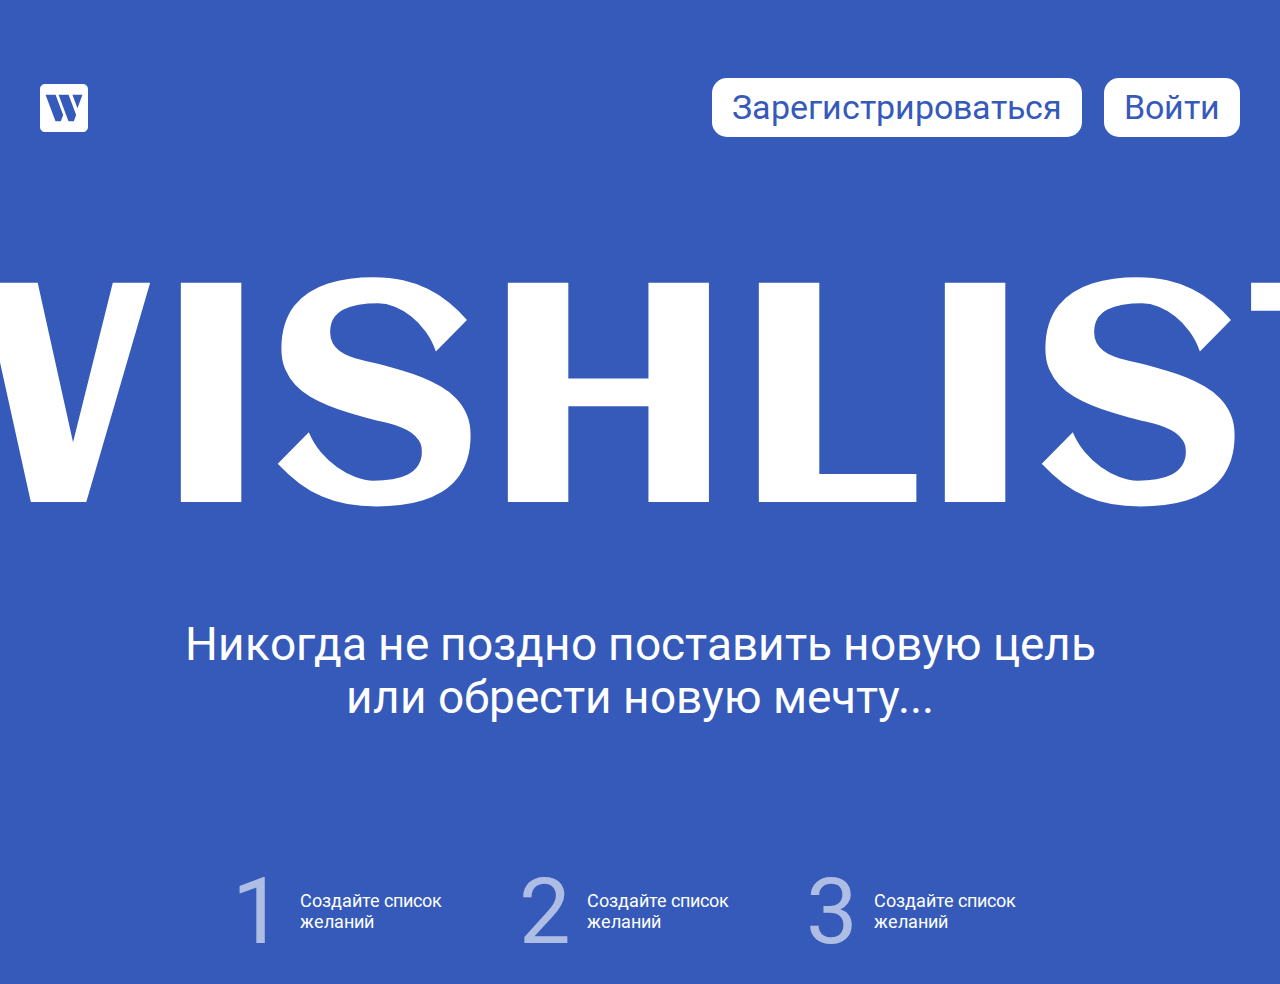
<file: index.html>
<!DOCTYPE html>
<html lang="ru">

<head>
    <meta charset="UTF-8">
    <meta http-equiv="X-UA-Compatible" content="IE=edge">
    <meta name="viewport" content="width=device-width, initial-scale=1.0">
    <title>Сервис для хранения желаний «WishList»</title>

    <!-- <link rel="apple-touch-icon" sizes="180x180" href="./img/icon/apple-touch-icon.png">
    <link rel="icon" type="image/png" sizes="32x32" href="./img/icon/favicon-32x32.png">
    <link rel="icon" type="image/png" sizes="16x16" href="./img/icon/favicon-16x16.png">
    <link rel="manifest" href="./img/icon/site.webmanifest">
    <link rel="mask-icon" href="./img/icon/safari-pinned-tab.svg" color="#365aba">
    <meta name="msapplication-TileColor" content="#365aba">
    <meta name="theme-color" content="#365aba"> -->

    <link rel="stylesheet" href="style/index.css">

    <script src="js/index.js" type="module"></script>
</head>

<body class="body">
    <header class="header">
        <div class="container header__container">
            <a href="/">
                <img class="header__logo" src="img/logo.svg" alt="Логотип сервиса Wishlist в виде буквы W">
            </a>

            <nav class="header__nav nav">
            </nav>
        </div>
    </header>

    <main class="app"></main>
</body>
</html>
</file>
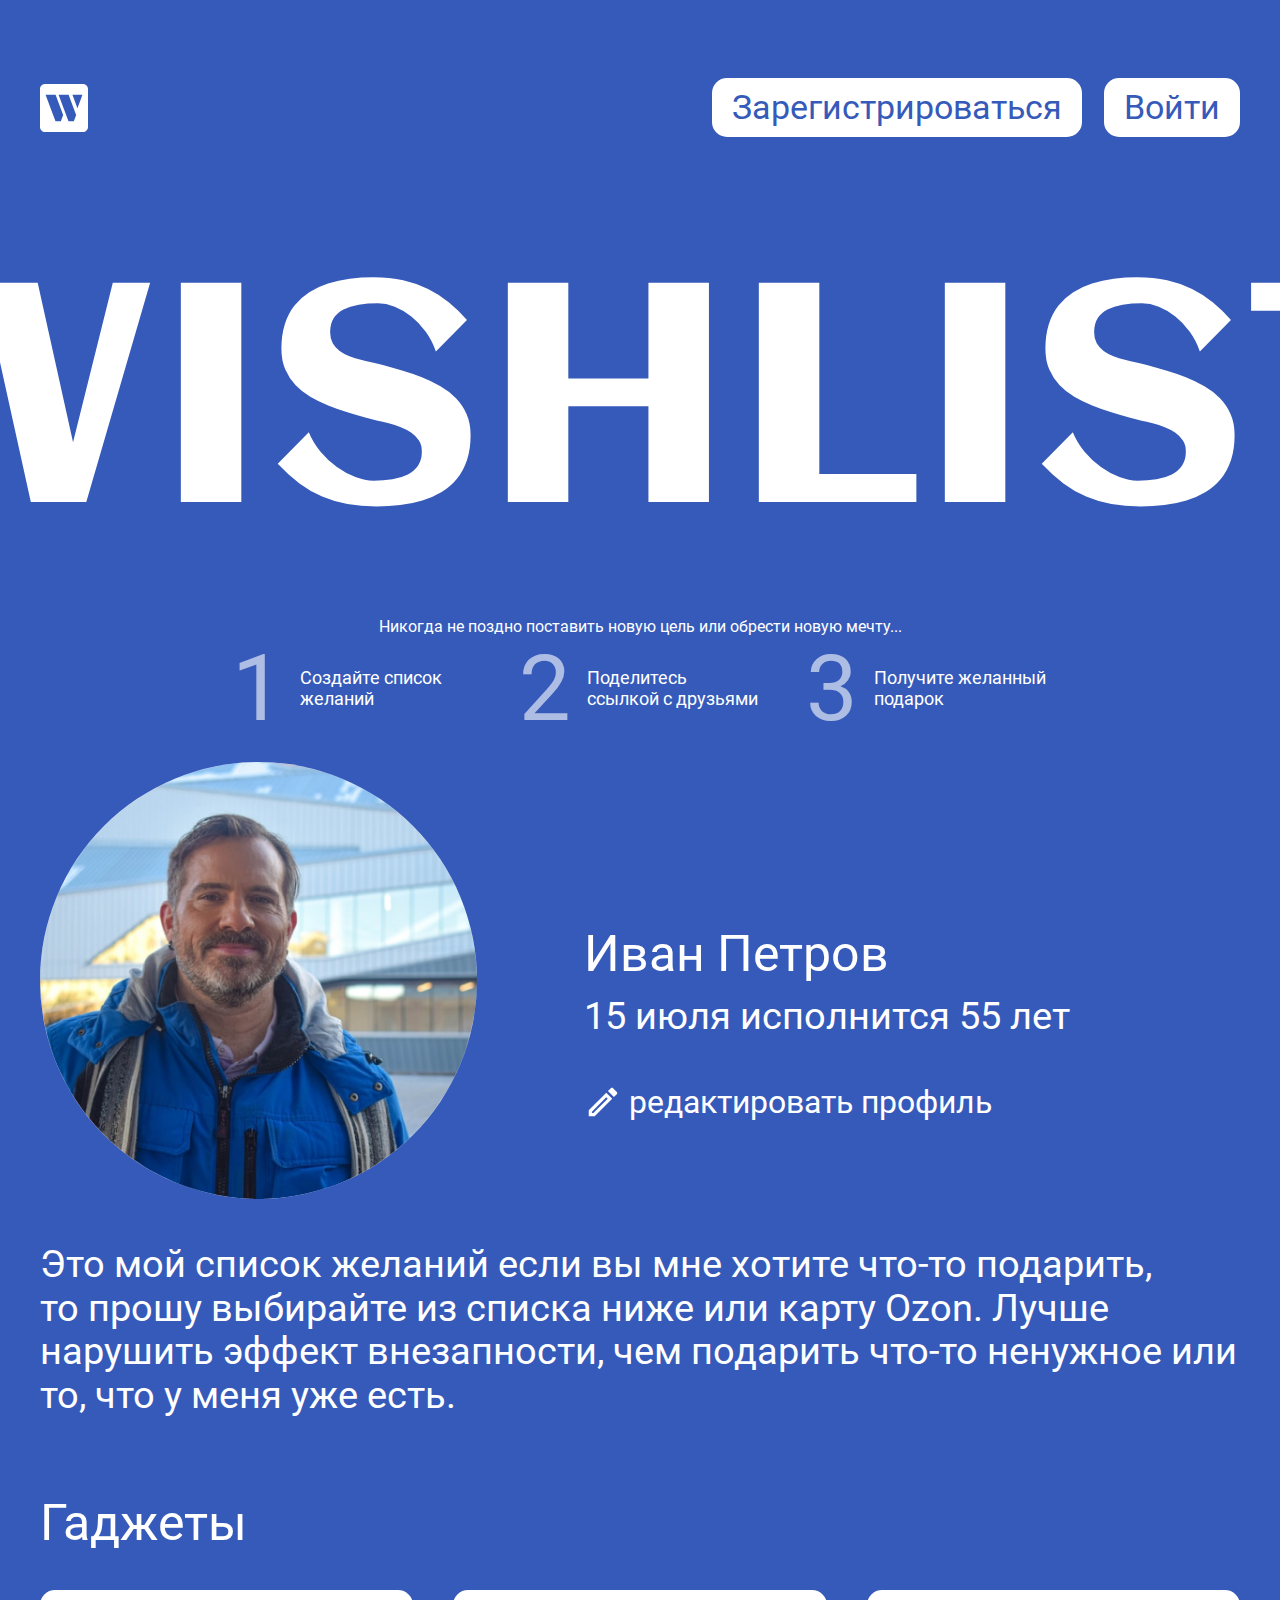
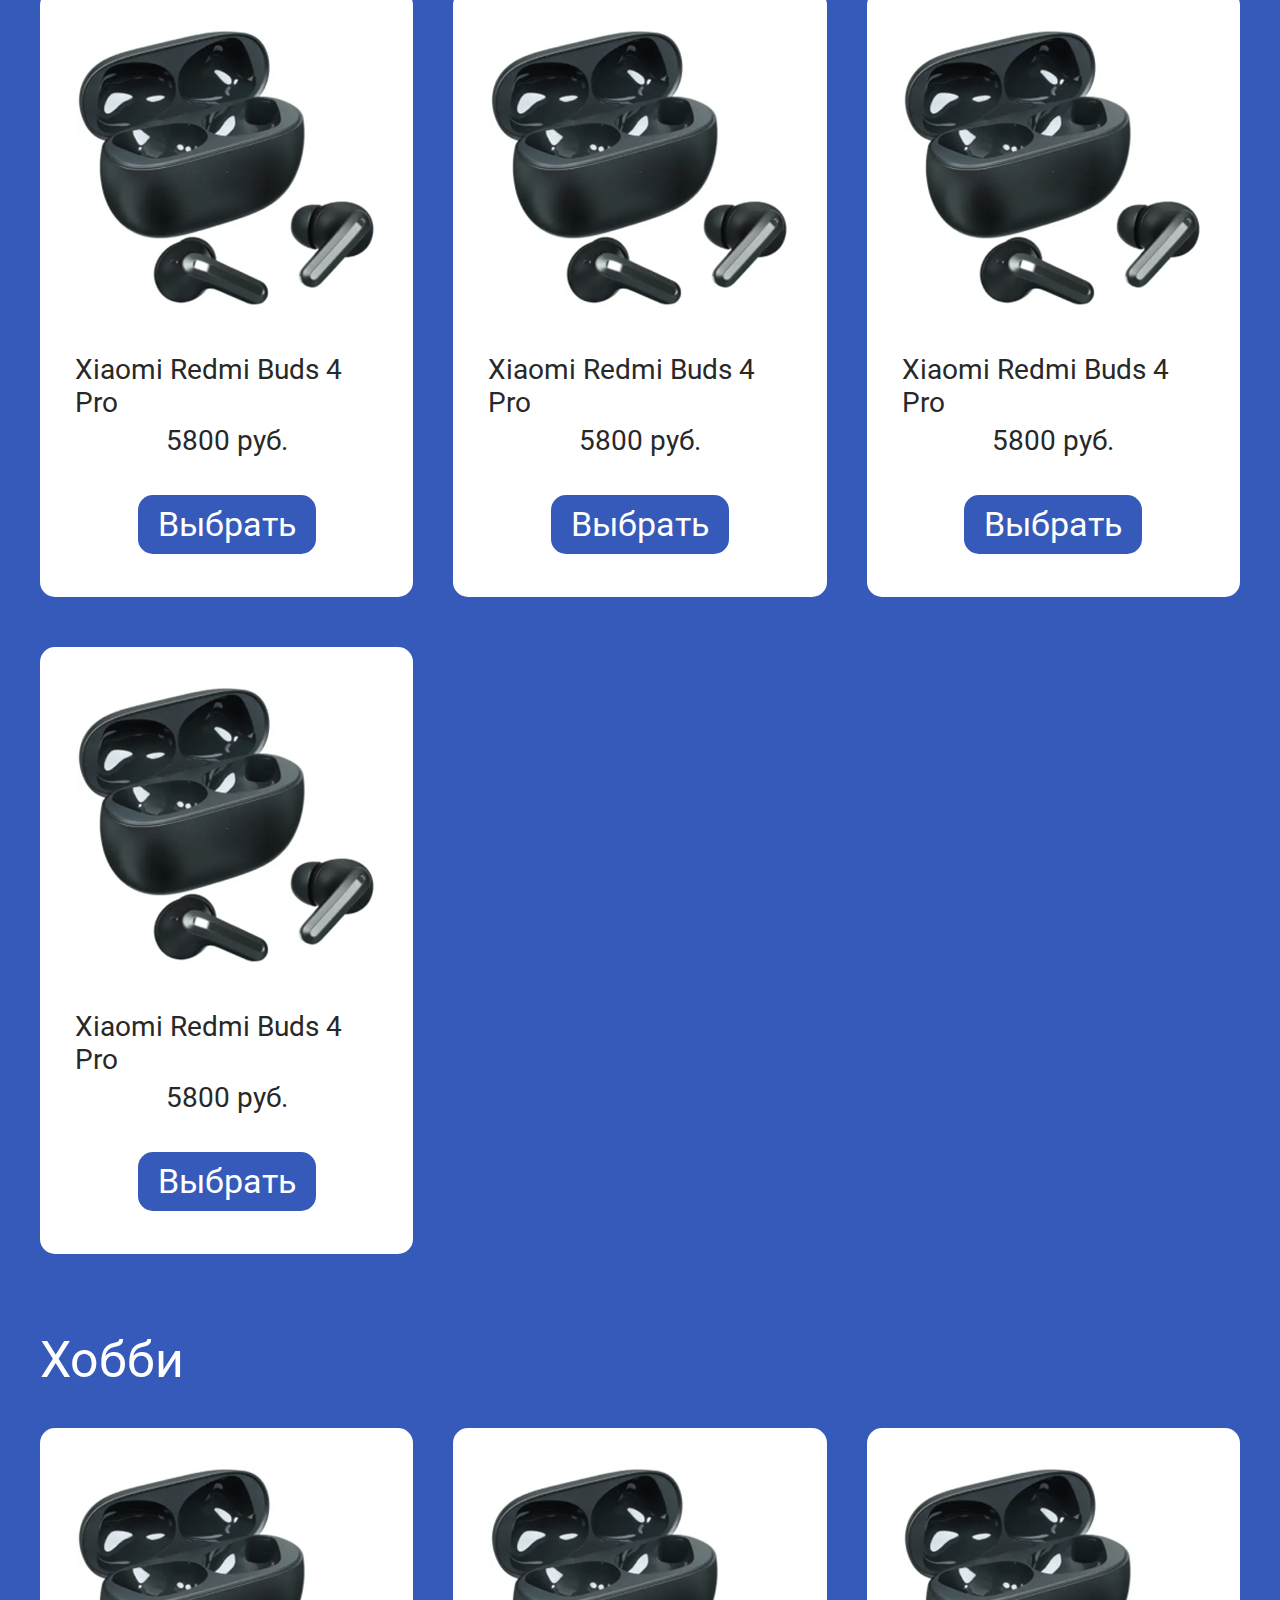
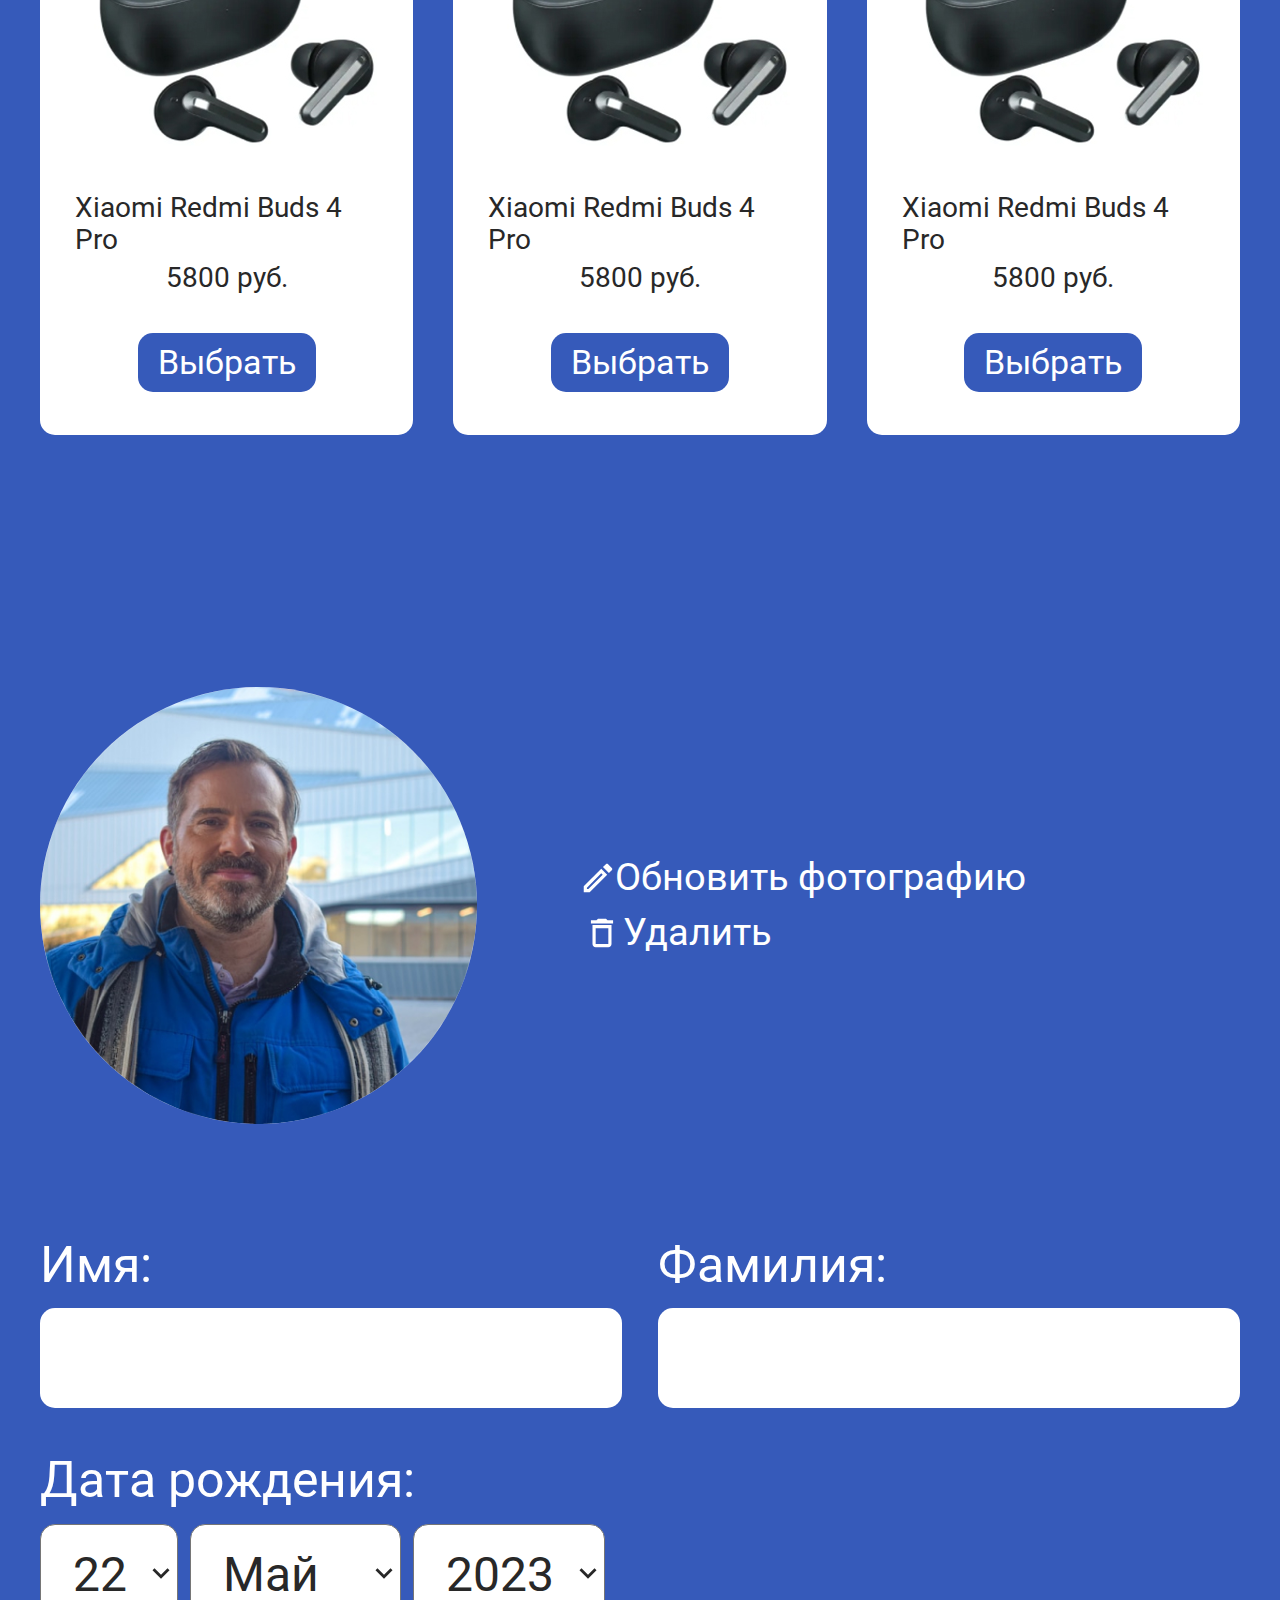
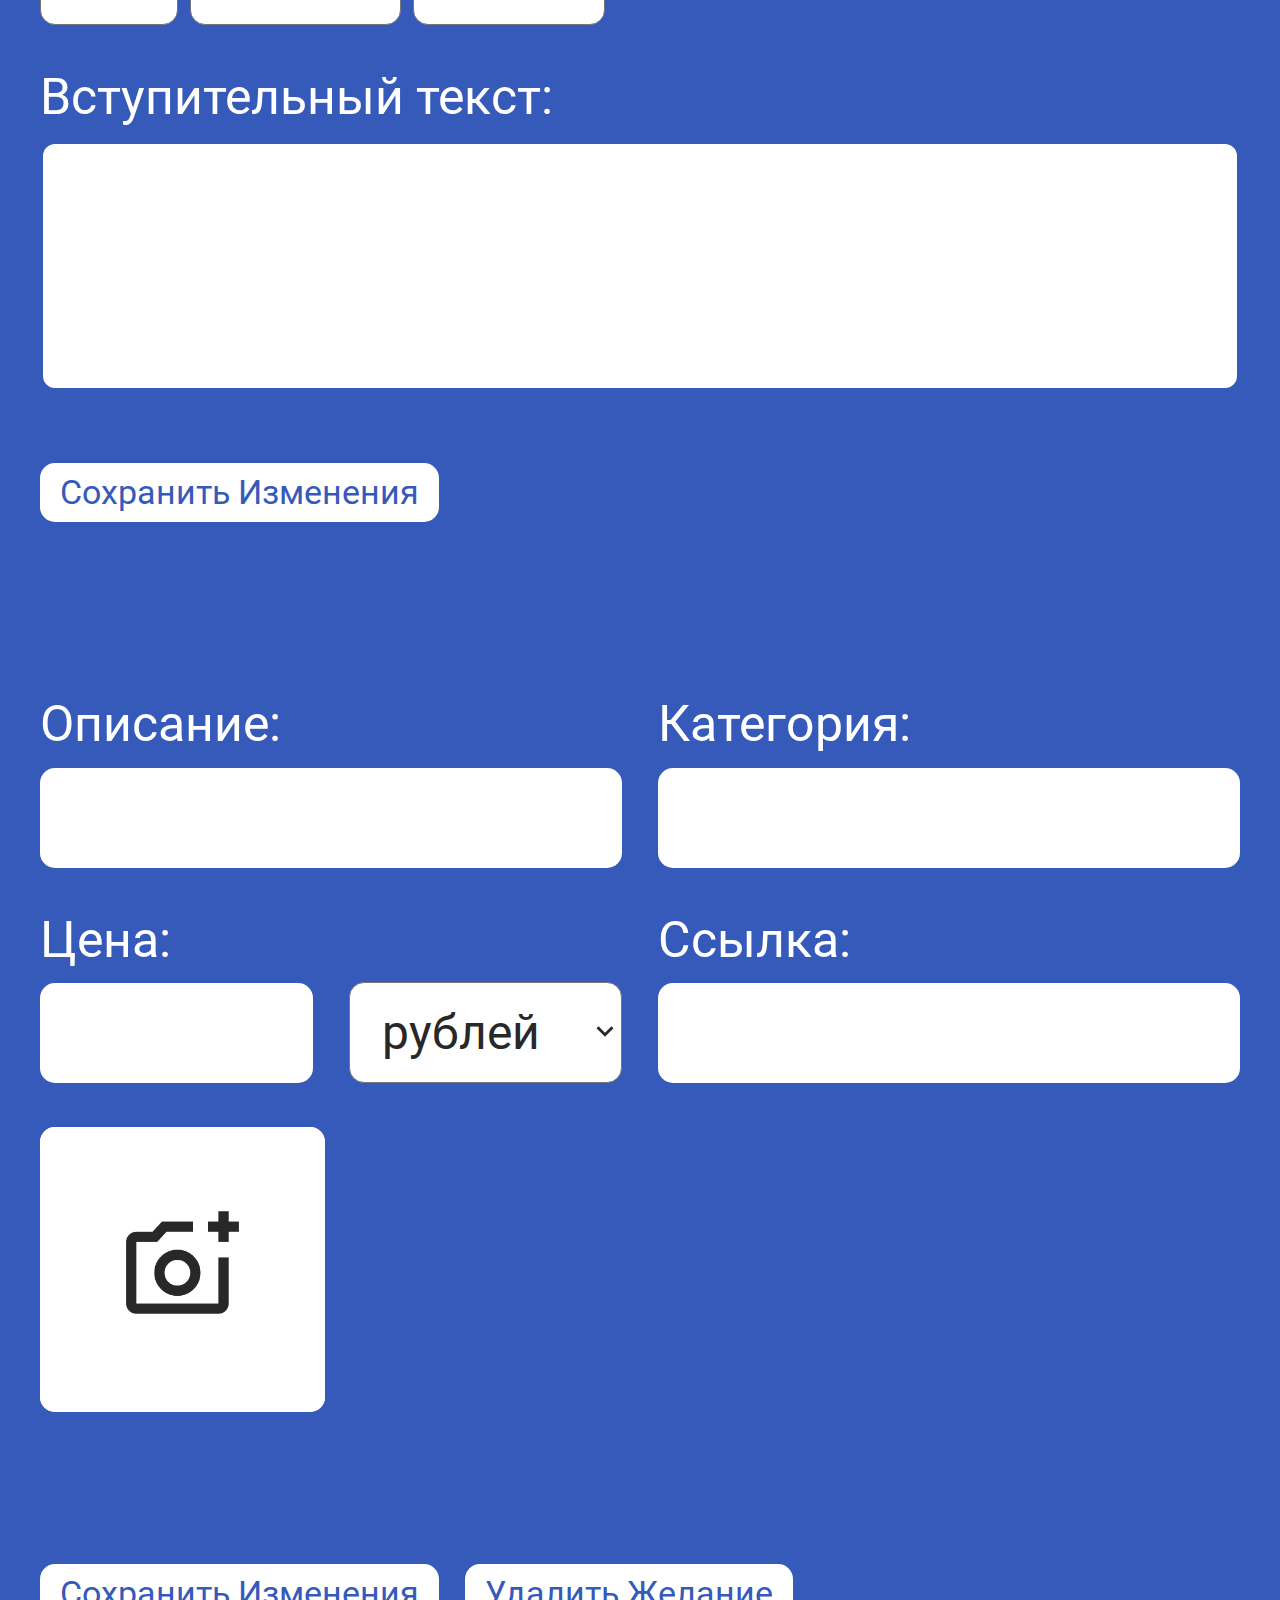
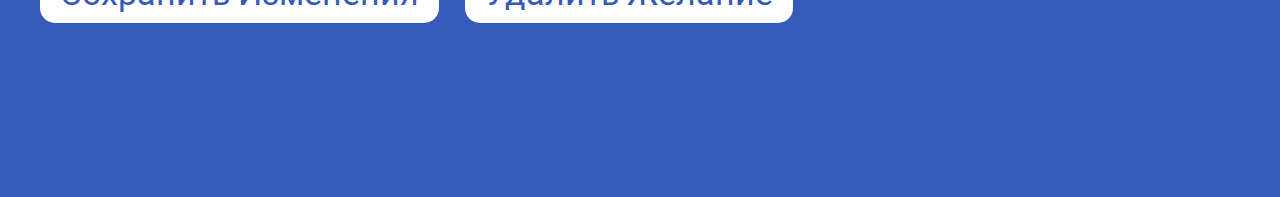
<file: index copy.html>
<!DOCTYPE html>
<html lang="ru">

<head>
    <meta charset="UTF-8">
    <meta http-equiv="X-UA-Compatible" content="IE=edge">
    <meta name="viewport" content="width=device-width, initial-scale=1.0">
    <title>Сервис для хранения желаний «WishList»</title>

    <link rel="apple-touch-icon" sizes="180x180" href="./img/icon/apple-touch-icon.png">
    <link rel="icon" type="image/png" sizes="32x32" href="./img/icon/favicon-32x32.png">
    <link rel="icon" type="image/png" sizes="16x16" href="./img/icon/favicon-16x16.png">
    <link rel="manifest" href="./img/icon/site.webmanifest">
    <link rel="mask-icon" href="./img/icon/safari-pinned-tab.svg" color="#365aba">
    <meta name="msapplication-TileColor" content="#365aba">
    <meta name="theme-color" content="#365aba">

    <link rel="stylesheet" href="style/index.css">
</head>

<body class="body">
    <header class="header">
        <div class="container header__container">
            <img class="header__logo" src="img/logo.svg" alt="Логотип сервиса Wishlist в виде буквы W">

            <nav class="header__nav nav">
                <button class="nav__btn btn">Зарегистрироваться</button>
                <button class="nav__btn btn">Войти</button>
            </nav>

            <button class="header__burger burger">
                <span class="burger__line"></span>
            </button>
        </div>
    </header>

    <main class="app">
        <section class="hero">
            <div class="container hero__container">
                <h1 class="hero__title">WishList</h1>

                <p class="hero__discription">Никогда не&nbsp;поздно поставить новую цель или обрести новую мечту...</p>
    
                <ol class="hero__steps steps">
                    <li class="steps__item">Создайте список желаний</li>
                    <li class="steps__item">Поделитесь ссылкой с&nbsp;друзьями</li>
                    <li class="steps__item">Получите желанный подарок</li>
                </ol>
            </div>
        </section>

        <section class="wishlist">
            <div class="container">
                <div class="wishlist__profile profile">
                    <img class="profile__avatar" src="img/avatar.jpg" alt="Фото Иван Петров">

                    <div class="profile__content">
                        <h2 class="profile__fullname">Иван Петров</h2>

                        <p class="profile__birthday">15 июля исполнится 55 лет</p>

                        <button class="profile__edit">
                            <svg class="profile__edit-icon" width="38" height="38" viewBox="0 0 38 38" fill="none" xmlns="http://www.w3.org/2000/svg">
                                <path d="M4.75 33.25H10.6875L28.1992 15.7384L22.2617 9.80086L4.75 27.3125V33.25ZM7.91667 28.6267L22.2617 14.2817L23.7183 15.7384L9.37333 30.0834H7.91667V28.6267ZM29.0858 5.20919C28.9394 5.06241 28.7654 4.94596 28.5738 4.86651C28.3823 4.78705 28.177 4.74615 27.9696 4.74615C27.7622 4.74615 27.5569 4.78705 27.3653 4.86651C27.1738 4.94596 26.9998 5.06241 26.8533 5.20919L23.9558 8.10669L29.8933 14.0442L32.7908 11.1467C32.9376 11.0002 33.0541 10.8262 33.1335 10.6347C33.213 10.4431 33.2539 10.2378 33.2539 10.0304C33.2539 9.82307 33.213 9.61774 33.1335 9.4262C33.0541 9.23466 32.9376 9.06067 32.7908 8.91419L29.0858 5.20919Z" fill="white"/>
                            </svg>
                            <span>редактировать профиль</span>
                        </button>
                    </div>
                </div>

                <p class="wishlist__discription">Это мой список желаний если вы&nbsp;мне хотите что-то подарить, то&nbsp;прошу выбирайте из&nbsp;списка ниже или карту Ozon. Лучше нарушить эффект внезапности, чем подарить что-то ненужное или то, что у&nbsp;меня уже есть.</p>

                <ul class="wishlist__categories categories">
                    <li class="categories__item">
                        <h3 class="categories__title">Гаджеты</h3>

                        <ul class="wishlist__items">
                            <li class="item">
                                <img class="item__img" src="img/Buds.png" alt="Xiaomi Redmi Buds 4 Pro">
                                <h4 class="item__title">Xiaomi Redmi Buds 4 Pro </h4>
                                <p class="item__price">5800 руб.</p>
                                <button class="item__btn btn btn_castling">Выбрать</button>
                            </li>
                            <li class="item">
                                <img class="item__img" src="img/Buds.png" alt="Xiaomi Redmi Buds 4 Pro">
                                <h4 class="item__title">Xiaomi Redmi Buds 4 Pro </h4>
                                <p class="item__price">5800 руб.</p>
                                <button class="item__btn btn btn_castling">Выбрать</button>
                            </li>
                            <li class="item">
                                <img class="item__img" src="img/Buds.png" alt="Xiaomi Redmi Buds 4 Pro">
                                <h4 class="item__title">Xiaomi Redmi Buds 4 Pro </h4>
                                <p class="item__price">5800 руб.</p>
                                <button class="item__btn btn btn_castling">Выбрать</button>
                            </li>
                            <li class="item">
                                <img class="item__img" src="img/Buds.png" alt="Xiaomi Redmi Buds 4 Pro">
                                <h4 class="item__title">Xiaomi Redmi Buds 4 Pro </h4>
                                <p class="item__price">5800 руб.</p>
                                <button class="item__btn btn btn_castling">Выбрать</button>
                            </li>
                        </ul>
                    </li>
                    <li class="categories__item">
                        <h3 class="categories__title">Хобби</h3>

                        <ul class="wishlist__items">
                            <li class="item">
                                <img class="item__img" src="img/Buds.png" alt="Xiaomi Redmi Buds 4 Pro">
                                <h4 class="item__title">Xiaomi Redmi Buds 4 Pro </h4>
                                <p class="item__price">5800 руб.</p>
                                <button class="item__btn btn btn_castling">Выбрать</button>
                            </li>
                            <li class="item">
                                <img class="item__img" src="img/Buds.png" alt="Xiaomi Redmi Buds 4 Pro">
                                <h4 class="item__title">Xiaomi Redmi Buds 4 Pro </h4>
                                <p class="item__price">5800 руб.</p>
                                <button class="item__btn btn btn_castling">Выбрать</button>
                            </li>
                            <li class="item">
                                <img class="item__img" src="img/Buds.png" alt="Xiaomi Redmi Buds 4 Pro">
                                <h4 class="item__title">Xiaomi Redmi Buds 4 Pro </h4>
                                <p class="item__price">5800 руб.</p>
                                <button class="item__btn btn btn_castling">Выбрать</button>
                            </li>
                        </ul>
                    </li>
                </ul>
            </div>
        </section>

        <section class="edit edit_profile">
            <div class="container">
                <form class="edit__form">
                    <fieldset class="edit__avatar">
                        <img class="edit__avatar-image"src="img/avatar.jpg" alt="">

                        <div class="edit__avatar-load">
                            <label for="avatar-load" class="edit__label-avatar">
                                <svg width="30" height="30" viewBox="0 0 30 30" fill="none" xmlns="http://www.w3.org/2000/svg">
                                    <path d="M0.75 29.25H6.6875L24.1992 11.7383L18.2617 5.8008L0.75 23.3125V29.25ZM3.91667 24.6266L18.2617 10.2816L19.7183 11.7383L5.37333 26.0833H3.91667V24.6266ZM25.0858 1.20913C24.9394 1.06235 24.7654 0.945899 24.5738 0.866445C24.3823 0.786991 24.177 0.746094 23.9696 0.746094C23.7622 0.746094 23.5569 0.786991 23.3653 0.866445C23.1738 0.945899 22.9998 1.06235 22.8533 1.20913L19.9558 4.10663L25.8933 10.0441L28.7908 7.14663C28.9376 7.00015 29.0541 6.82616 29.1335 6.63462C29.213 6.44308 29.2539 6.23775 29.2539 6.03038C29.2539 5.82301 29.213 5.61768 29.1335 5.42614C29.0541 5.2346 28.9376 5.06061 28.7908 4.91413L25.0858 1.20913Z" fill="white"/>
                                </svg>
                                Обновить фотографию                                   
                            </label>
                            <input class="edit__input-file edit__input-file_avatar" type="file" accept="image/jpeg, image/png">

                            <button class="edit__avatar-delete">
                                <svg width="38" height="38" viewBox="0 0 38 38" fill="none" xmlns="http://www.w3.org/2000/svg">
                                    <path d="M9.50033 30.0833C9.50033 31.825 10.9253 33.25 12.667 33.25H25.3337C27.0753 33.25 28.5003 31.825 28.5003 30.0833V11.0833H9.50033V30.0833ZM12.667 14.25H25.3337V30.0833H12.667V14.25ZM24.542 6.33333L22.9587 4.75H15.042L13.4587 6.33333H7.91699V9.5H30.0837V6.33333H24.542Z" fill="white"/>
                                </svg>
                                Удалить 
                            </button>
                        </div>
                    </fieldset>

                    <fieldset class="edit__name">
                        <label class="edit__label">
                            <span class="edit__label-text">Имя:</span>
                            <input type="text" class="edit__input" name="name">
                        </label>

                        <label class="edit__label">
                            <span class="edit__label-text">Фамилия:</span>
                            <input type="text" class="edit__input" name="surname">
                        </label>
                    </fieldset>

                    <fieldset class="edit__birthdate">
                        <legend class="edit__label-text">Дата рождения:</legend>

                        <label class="edit__label edit__label_select">
                            <select type="text" class="edit__select" name="day">
                                <option value="day">22</option>
                                <option value="day">23</option>
                        </select>
                        </label>

                        <label class="edit__label edit__label_select">
                            <select type="text" class="edit__select" name="month">
                                <option value="month">Май</option>
                                <option value="month">Июнь</option>
                            </select>
                        </label>

                        <label class="edit__label edit__label_select">
                            <select type="text" class="edit__select" name="year">
                                <option value="year">2023</option>
                                <option value="year">2022</option>
                            </select>
                        </label>
                    </fieldset>

                    <fieldset class="edit__description">
                        <label class="edit__label-text" for="description">Вступительный текст:</label>
                            <textarea class="edit__description-input" name="description"></textarea>
                    </fieldset>

                    <button class="edit__submit-btn btn">Сохранить изменения</button>
                </form>
            </div>
        </section>

        <section class="edit edit_wish">
            <div class="container">
                <form class="edit__form">
                    <fieldset class="edit__wish">
                        <label class="edit__label">
                            <span class="edit__label-text">Описание:</span>
                            <input type="text" class="edit__input" name="title">
                        </label>

                        <label class="edit__label">
                            <span class="edit__label-text">Категория:</span>
                            <input type="text" class="edit__input" name="category">
                        </label>

                        <div class="edit__label edit__wish-price">
                            <label class="edit__label_price">
                                <span class="edit__label-text">Цена:</span>
                                <input type="text" class="edit__input" name="price">
                            </label>
                            <label class="edit__label_select edit__label_price">
                                <select name="currency" class="edit__select edit__select_currency">
                                    <option value="rub">рублей</option>
                                    <option value="rub">доллор</option>
                                    <option value="rub">евро</option>
                                </select>
                            </label>
                        </div>

                        <label class="edit__label">
                            <span class="edit__label-text">Ссылка:</span>
                            <input type="text" class="edit__input" name="link">
                        </label>
                    </fieldset>

                    <fieldset class="edit__wish-photo">
                        <label class="edit__label-photo">
                            <img class="edit__wish-image" src="img/no-photo.jpg" alt="">
                            <input class="edit__input-file edit__input-file_wish" type="file" accept="image/jpeg, image/png">
                        </label>
                        <button class= "edit__wish-delete">
                            <svg width="46" height="46" viewBox="0 0 46 46" fill="none" xmlns="http://www.w3.org/2000/svg">
                                <path d="M18.8961 16.6875C18.5999 16.4115 18.2081 16.2612 17.8033 16.2684C17.3985 16.2755 17.0123 16.4395 16.726 16.7258C16.4398 17.0121 16.2758 17.3983 16.2686 17.8031C16.2615 18.2079 16.4117 18.5996 16.6877 18.8958L20.7919 23L16.6877 27.1042C16.5342 27.2472 16.4111 27.4197 16.3257 27.6114C16.2403 27.803 16.1944 28.0099 16.1907 28.2197C16.187 28.4295 16.2256 28.6379 16.3042 28.8325C16.3827 29.027 16.4997 29.2038 16.6481 29.3522C16.7964 29.5005 16.9732 29.6175 17.1677 29.6961C17.3623 29.7747 17.5707 29.8133 17.7805 29.8096C17.9903 29.8059 18.1972 29.7599 18.3889 29.6745C18.5805 29.5891 18.753 29.466 18.8961 29.3125L23.0002 25.2083L27.1044 29.3125C27.4006 29.5885 27.7924 29.7388 28.1972 29.7316C28.602 29.7245 28.9882 29.5605 29.2745 29.2742C29.5607 28.9879 29.7247 28.6017 29.7319 28.1969C29.739 27.7921 29.5887 27.4004 29.3127 27.1042L25.2086 23L29.3127 18.8958C29.4663 18.7528 29.5894 18.5803 29.6748 18.3886C29.7602 18.197 29.8061 17.99 29.8098 17.7802C29.8135 17.5705 29.7749 17.3621 29.6963 17.1675C29.6177 16.9729 29.5008 16.7962 29.3524 16.6478C29.204 16.4995 29.0273 16.3825 28.8327 16.3039C28.6382 16.2253 28.4298 16.1867 28.22 16.1904C28.0102 16.1941 27.8033 16.2401 27.6116 16.3255C27.42 16.4109 27.2475 16.534 27.1044 16.6875L23.0002 20.7917L18.8961 16.6875Z" fill="#365ABA"/>
                                <path fill-rule="evenodd" clip-rule="evenodd" d="M23.1191 0.604187H22.8816C18.0712 0.604187 14.3024 0.604187 11.3607 1.00002C8.35241 1.40419 5.97741 2.25002 4.11283 4.11252C2.24824 5.9771 1.40449 8.3521 1.00033 11.3625C0.604492 14.3021 0.604492 18.0709 0.604492 22.8813V23.1188C0.604492 27.9292 0.604492 31.6979 1.00033 34.6396C1.40449 37.6479 2.25033 40.0229 4.11283 41.8875C5.97741 43.7521 8.35241 44.5959 11.3628 45C14.3024 45.3959 18.0712 45.3959 22.8816 45.3959H23.1191C27.9295 45.3959 31.6982 45.3959 34.6399 45C37.6482 44.5959 40.0232 43.75 41.8878 41.8875C43.7524 40.0229 44.5962 37.6479 45.0003 34.6375C45.3962 31.6979 45.3962 27.9292 45.3962 23.1188V22.8813C45.3962 18.0709 45.3962 14.3021 45.0003 11.3604C44.5962 8.3521 43.7503 5.9771 41.8878 4.11252C40.0232 2.24794 37.6482 1.40419 34.6378 1.00002C31.6982 0.604187 27.9295 0.604187 23.1191 0.604187ZM6.32324 6.32294C7.51074 5.13544 9.11491 4.45419 11.7795 4.09585C14.4878 3.73335 18.0462 3.72919 23.0003 3.72919C27.9545 3.72919 31.5128 3.73335 34.2212 4.09585C36.8857 4.45419 38.492 5.13752 39.6795 6.32294C40.8649 7.51044 41.5462 9.1146 41.9045 11.7792C42.267 14.4875 42.2712 18.0459 42.2712 23C42.2712 27.9542 42.267 31.5125 41.9045 34.2209C41.5462 36.8854 40.8628 38.4917 39.6774 39.6792C38.4899 40.8646 36.8857 41.5459 34.2212 41.9042C31.5128 42.2667 27.9545 42.2709 23.0003 42.2709C18.0462 42.2709 14.4878 42.2667 11.7795 41.9042C9.11491 41.5459 7.50866 40.8625 6.32116 39.6771C5.13574 38.4896 4.45449 36.8854 4.09616 34.2209C3.73366 31.5125 3.72949 27.9542 3.72949 23C3.72949 18.0459 3.73366 14.4875 4.09616 11.7792C4.45449 9.1146 5.13783 7.51044 6.32324 6.32294Z" fill="#365ABA"/>
                            </svg>
                        </button>
                    </fieldset>

                    <button class="edit__submit-btn btn">Сохранить изменения</button>
                    <button class="edit__delete-btn btn">Удалить желание</button>
                </form>
            </div>
        </section>

        <div class="modal">

        </div>
    </main>
</body>
</html>
</file>
<file: style/index.css>
@import 'normalize.css';
@import 'font.css';
@import 'style.css';
@import 'header.css';
@import 'nav.css';
@import 'burger.css';
@import 'hero.css';
@import 'steps.css';
@import 'wishlist.css';
@import 'profile.css';
@import 'categories.css';
@import 'item.css';
@import 'edit.css';
</file>
